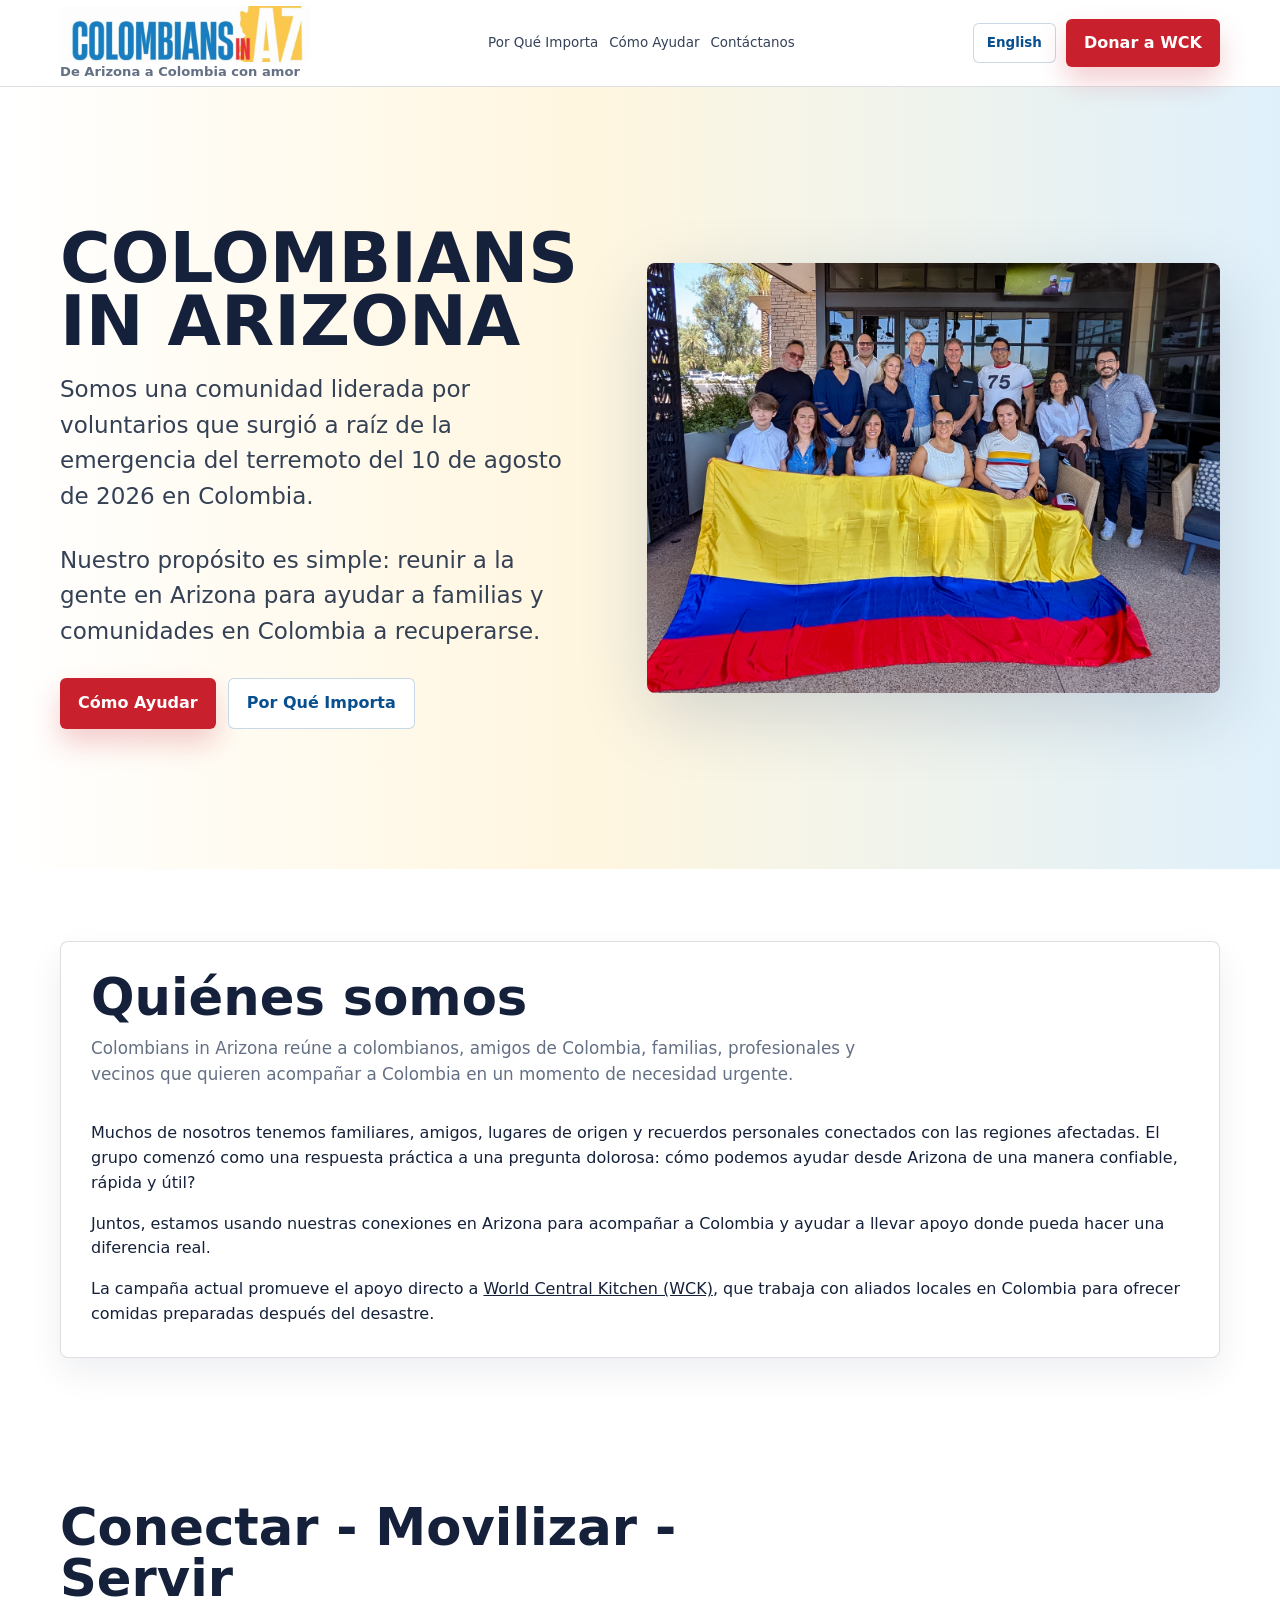
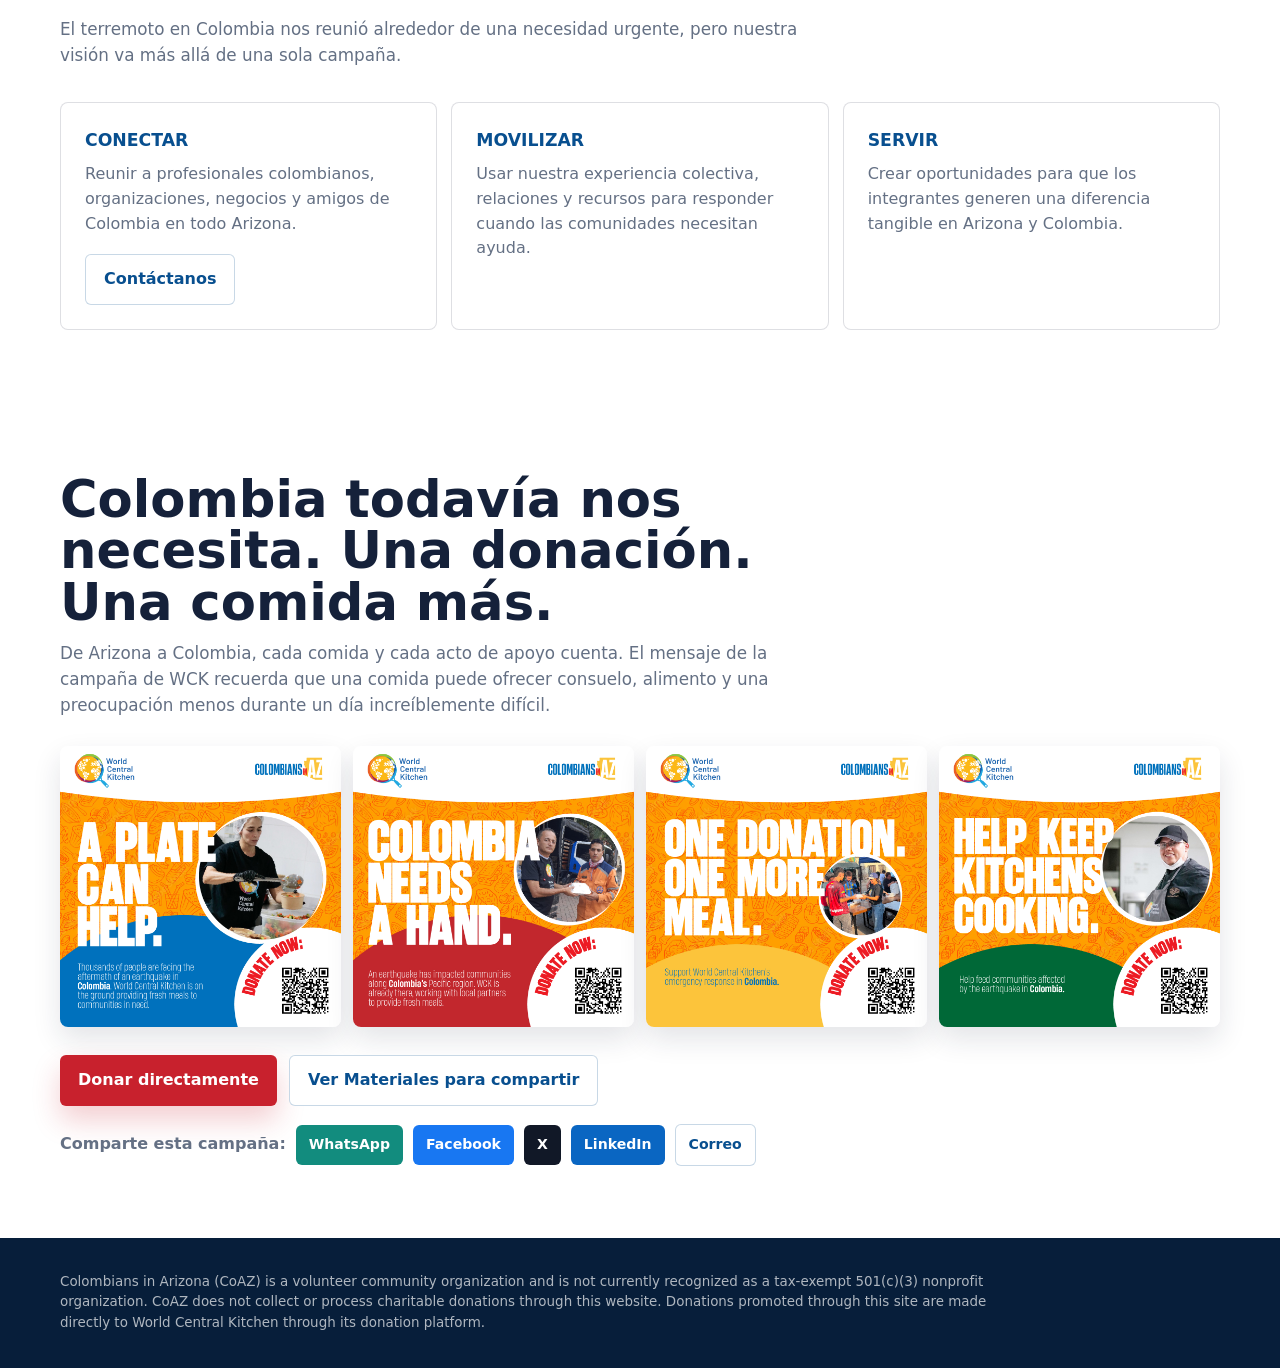
<file: index.html>
<!doctype html>
<html lang="es">
  <head>
    <meta charset="utf-8" />
    <meta name="viewport" content="width=device-width, initial-scale=1" />
    <title>Bienvenidos | Colombians in Arizona</title>
    <meta name="description" content="Colombians in Arizona es una comunidad liderada por voluntarios formada para apoyar a Colombia después del terremoto del 10 de agosto." />
    <link rel="stylesheet" href="assets/site.css" />
  </head>
  <body>
    <header class="site-header">
      <div class="wrap header-inner">
        <a class="brand" href="index.html" aria-label="Inicio de Colombians in Arizona">
          <img class="brand-logo-image" src="CoAZ.png" alt="Colombians in AZ" />
          <span class="brand-tagline">De Arizona a Colombia con amor</span>
        </a>
        <nav class="nav" aria-label="Principal">
          <a href="why-it-matters.html">Por Qué Importa</a>
          <a href="how-we-can-help.html">Cómo Ayudar</a>
          <a href="contacts.html">Contáctanos</a>
        </nav>
        <div class="header-actions">
          <a class="language-toggle" href="https://colombiansinarizona.com/">English</a>
          <a class="button" href="https://donate.wck.org/campaign/833518/donate">Donar a WCK</a>
        </div>
      </div>
    </header>

    <main>
      <section class="hero-home">
        <div class="wrap hero-home-grid">
          <div class="content">
            <h1>Colombians in Arizona</h1>
            <p class="subhead">
              Somos una comunidad liderada por voluntarios que surgió a raíz de la emergencia
              del terremoto del 10 de agosto de 2026 en Colombia.
            </p>
            <p class="subhead">
              Nuestro propósito es simple: reunir a la gente en Arizona para ayudar a familias
              y comunidades en Colombia a recuperarse.
            </p>
            <div class="hero-actions">
              <a class="button" href="how-we-can-help.html">Cómo Ayudar</a>
              <a class="button secondary" href="why-it-matters.html">Por Qué Importa</a>
            </div>
          </div>
          <figure class="hero-photo">
            <img src="assets/group-photo.jpeg" alt="Integrantes de Colombians in Arizona reunidos con una bandera de Colombia" />
          </figure>
        </div>
      </section>

      <section>
        <div class="wrap">
          <div class="text-panel">
            <div class="section-head">
              <h2>Quiénes somos</h2>
              <p>
                Colombians in Arizona reúne a colombianos, amigos de Colombia, familias,
                profesionales y vecinos que quieren acompañar a Colombia en un momento de
                necesidad urgente.
              </p>
            </div>
            <p>
              Muchos de nosotros tenemos familiares, amigos, lugares de origen y recuerdos
              personales conectados con las regiones afectadas. El grupo comenzó como una
              respuesta práctica a una pregunta dolorosa: cómo podemos ayudar desde Arizona de
              una manera confiable, rápida y útil?
            </p>
            <p>
              Juntos, estamos usando nuestras conexiones en Arizona para acompañar a Colombia y
              ayudar a llevar apoyo donde pueda hacer una diferencia real.
            </p>
            <p>
              La campaña actual promueve el apoyo directo a
              <a href="https://donate.wck.org/campaign/833518/donate">World Central Kitchen (WCK)</a>,
              que trabaja con aliados locales en Colombia para ofrecer comidas preparadas después
              del desastre.
            </p>
          </div>
        </div>
      </section>

      <section>
        <div class="wrap">
          <div class="section-head">
            <h2>Conectar - Movilizar - Servir</h2>
            <p>
              El terremoto en Colombia nos reunió alrededor de una necesidad urgente, pero nuestra
              visión va más allá de una sola campaña.
            </p>
          </div>
          <div class="mission-grid">
            <article class="mission-card">
              <h3>Conectar</h3>
              <p>Reunir a profesionales colombianos, organizaciones, negocios y amigos de Colombia en todo Arizona.</p>
              <a class="button secondary" href="contacts.html">Contáctanos</a>
            </article>
            <article class="mission-card">
              <h3>Movilizar</h3>
              <p>Usar nuestra experiencia colectiva, relaciones y recursos para responder cuando las comunidades necesitan ayuda.</p>
            </article>
            <article class="mission-card">
              <h3>Servir</h3>
              <p>Crear oportunidades para que los integrantes generen una diferencia tangible en Arizona y Colombia.</p>
            </article>
          </div>
        </div>
      </section>

      <section>
        <div class="wrap campaign-block">
          <div class="section-head">
            <h2>Colombia todavía nos necesita. Una donación. Una comida más.</h2>
            <p>
              De Arizona a Colombia, cada comida y cada acto de apoyo cuenta. El mensaje de la
              campaña de WCK recuerda que una comida puede ofrecer consuelo, alimento y una
              preocupación menos durante un día increíblemente difícil.
            </p>
          </div>
          <div class="asset-strip">
            <img src="1x1_QR_1.jpg" alt="Gráfico de campaña un plato puede ayudar" />
            <img src="1x1_QR_2.jpg" alt="Gráfico de campaña Colombia necesita una mano" />
            <img src="1x1_QR_3.jpg" alt="Gráfico de campaña una donación una comida más" />
            <img src="1x1_QR_4.jpg" alt="Gráfico de campaña ayuda a mantener las cocinas funcionando" />
          </div>
          <div class="campaign-actions">
            <div class="button-row">
              <a class="button" href="https://donate.wck.org/campaign/833518/donate">Donar directamente</a>
              <a class="button secondary" href="assets.html">Ver Materiales para compartir</a>
            </div>
            <div class="social-share" aria-label="Compartir esta campaña">
              <span>Comparte esta campaña:</span>
              <a class="social-button whatsapp" href="https://wa.me/?text=Apoya%20la%20ayuda%20tras%20el%20terremoto%20en%20Colombia%20por%20medio%20de%20World%20Central%20Kitchen:%20https%3A%2F%2Fdonate.wck.org%2Fcampaign%2F833518%2Fdonate" target="_blank" rel="noopener">WhatsApp</a>
              <a class="social-button facebook" href="https://www.facebook.com/sharer/sharer.php?u=https%3A%2F%2Fdonate.wck.org%2Fcampaign%2F833518%2Fdonate" target="_blank" rel="noopener">Facebook</a>
              <a class="social-button x" href="https://twitter.com/intent/tweet?text=Apoya%20la%20ayuda%20tras%20el%20terremoto%20en%20Colombia%20por%20medio%20de%20World%20Central%20Kitchen&amp;url=https%3A%2F%2Fdonate.wck.org%2Fcampaign%2F833518%2Fdonate" target="_blank" rel="noopener">X</a>
              <a class="social-button linkedin" href="https://www.linkedin.com/sharing/share-offsite/?url=https%3A%2F%2Fdonate.wck.org%2Fcampaign%2F833518%2Fdonate" target="_blank" rel="noopener">LinkedIn</a>
              <a class="social-button email" href="mailto:?subject=Apoya%20la%20ayuda%20tras%20el%20terremoto%20en%20Colombia&amp;body=Por%20favor%20considera%20apoyar%20la%20ayuda%20tras%20el%20terremoto%20en%20Colombia%20por%20medio%20de%20World%20Central%20Kitchen:%20https%3A%2F%2Fdonate.wck.org%2Fcampaign%2F833518%2Fdonate">Correo</a>
            </div>
          </div>
        </div>
      </section>
    </main>

    <footer class="site-footer">
      <div class="wrap footer-inner">
        <p class="footer-disclosure">Colombians in Arizona (CoAZ) is a volunteer community organization and is not currently recognized as a tax-exempt 501(c)(3) nonprofit organization. CoAZ does not collect or process charitable donations through this website. Donations promoted through this site are made directly to World Central Kitchen through its donation platform.</p>
      </div>
    </footer>
  </body>
</html>
</file>
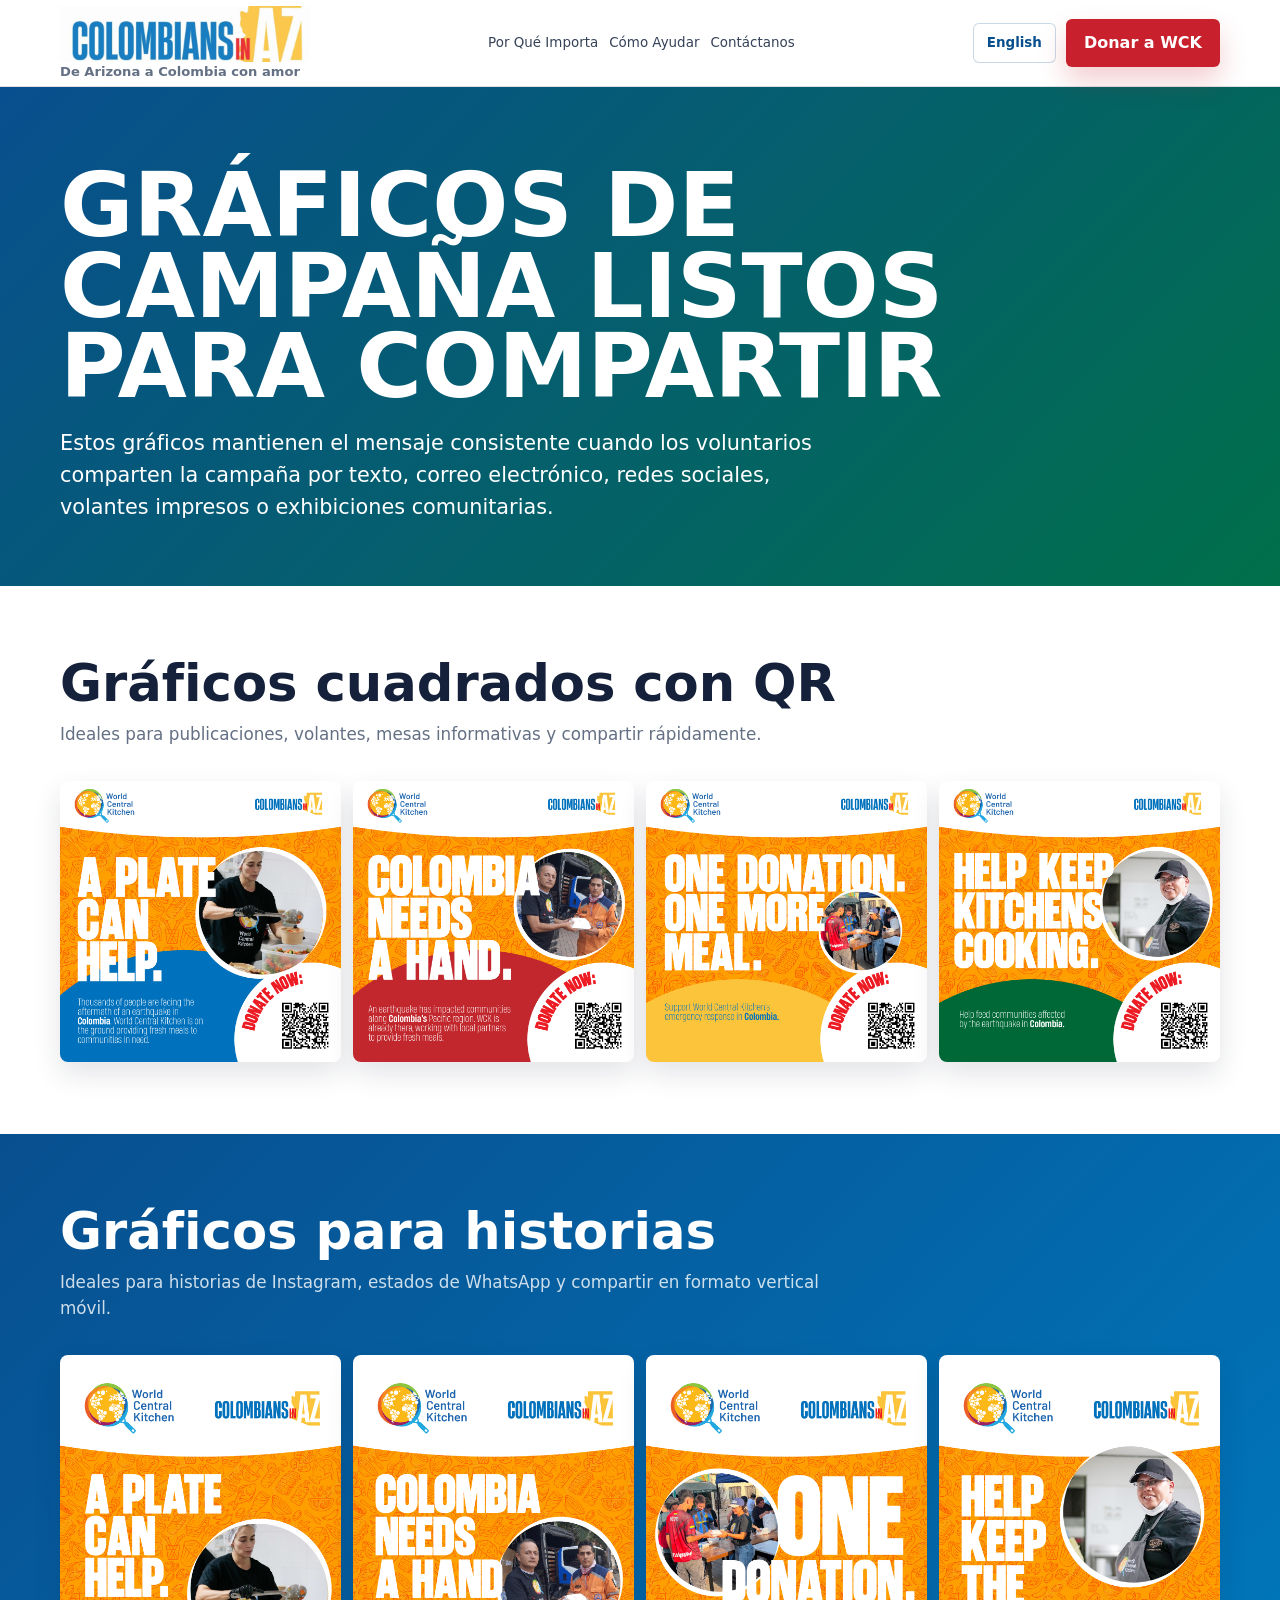
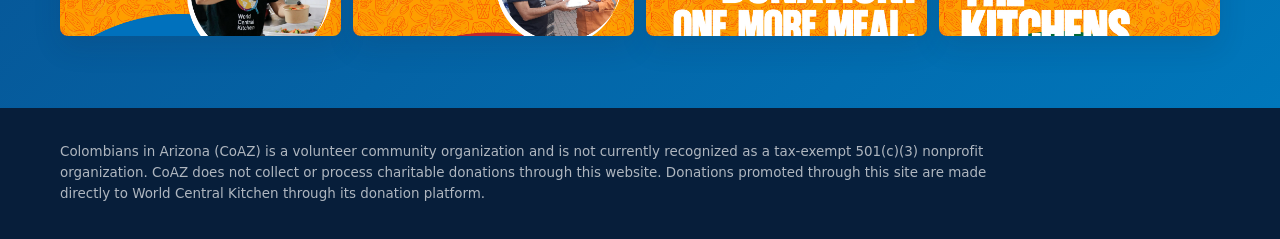
<file: assets.html>
<!doctype html>
<html lang="es">
  <head>
    <meta charset="utf-8" />
    <meta name="viewport" content="width=device-width, initial-scale=1" />
    <title>Materiales para compartir | Colombians in Arizona</title>
    <meta name="description" content="Materiales sociales y QR para la campaña de Colombians in Arizona." />
    <link rel="stylesheet" href="assets/site.css" />
  </head>
  <body>
    <header class="site-header">
      <div class="wrap header-inner">
        <a class="brand" href="index.html" aria-label="Inicio de Colombians in Arizona">
          <img class="brand-logo-image" src="CoAZ.png" alt="Colombians in AZ" />
          <span class="brand-tagline">De Arizona a Colombia con amor</span>
        </a>
        <nav class="nav" aria-label="Principal">
          <a href="why-it-matters.html">Por Qué Importa</a>
          <a href="how-we-can-help.html">Cómo Ayudar</a>
          <a href="contacts.html">Contáctanos</a>
        </nav>
        <div class="header-actions">
          <a class="language-toggle" href="https://colombiansinarizona.com/assets.html">English</a>
          <a class="button" href="https://donate.wck.org/campaign/833518/donate">Donar a WCK</a>
        </div>
      </div>
    </header>

    <main>
      <section class="page-hero">
        <div class="wrap">
          <h1>Gráficos de campaña listos para compartir</h1>
          <p>
            Estos gráficos mantienen el mensaje consistente cuando los voluntarios comparten la
            campaña por texto, correo electrónico, redes sociales, volantes impresos o exhibiciones comunitarias.
          </p>
        </div>
      </section>

      <section>
        <div class="wrap">
          <div class="section-head">
            <h2>Gráficos cuadrados con QR</h2>
            <p>Ideales para publicaciones, volantes, mesas informativas y compartir rápidamente.</p>
          </div>
          <div class="asset-strip">
            <a href="1x1_QR_1.jpg"><img src="1x1_QR_1.jpg" alt="Gráfico cuadrado QR un plato puede ayudar" /></a>
            <a href="1x1_QR_2.jpg"><img src="1x1_QR_2.jpg" alt="Gráfico cuadrado QR Colombia necesita una mano" /></a>
            <a href="1x1_QR_3.jpg"><img src="1x1_QR_3.jpg" alt="Gráfico cuadrado QR una donación una comida más" /></a>
            <a href="1x1_QR_4.jpg"><img src="1x1_QR_4.jpg" alt="Gráfico cuadrado QR ayuda a mantener las cocinas funcionando" /></a>
          </div>
        </div>
      </section>

      <section class="blue-band">
        <div class="wrap">
          <div class="section-head">
            <h2>Gráficos para historias</h2>
            <p>Ideales para historias de Instagram, estados de WhatsApp y compartir en formato vertical móvil.</p>
          </div>
          <div class="asset-strip">
            <a href="IG_Story_1.jpg"><img src="IG_Story_1.jpg" alt="Gráfico para historia un plato puede ayudar" /></a>
            <a href="IG_Story_2.jpg"><img src="IG_Story_2.jpg" alt="Gráfico para historia Colombia necesita una mano" /></a>
            <a href="IG_Story_3.jpg"><img src="IG_Story_3.jpg" alt="Gráfico para historia una donación una comida más" /></a>
            <a href="IG_Story_4.jpg"><img src="IG_Story_4.jpg" alt="Gráfico para historia ayuda a mantener las cocinas funcionando" /></a>
          </div>
        </div>
      </section>
    </main>

    <footer class="site-footer">
      <div class="wrap footer-inner">
        <p class="footer-disclosure">Colombians in Arizona (CoAZ) is a volunteer community organization and is not currently recognized as a tax-exempt 501(c)(3) nonprofit organization. CoAZ does not collect or process charitable donations through this website. Donations promoted through this site are made directly to World Central Kitchen through its donation platform.</p>
      </div>
    </footer>
  </body>
</html>
</file>
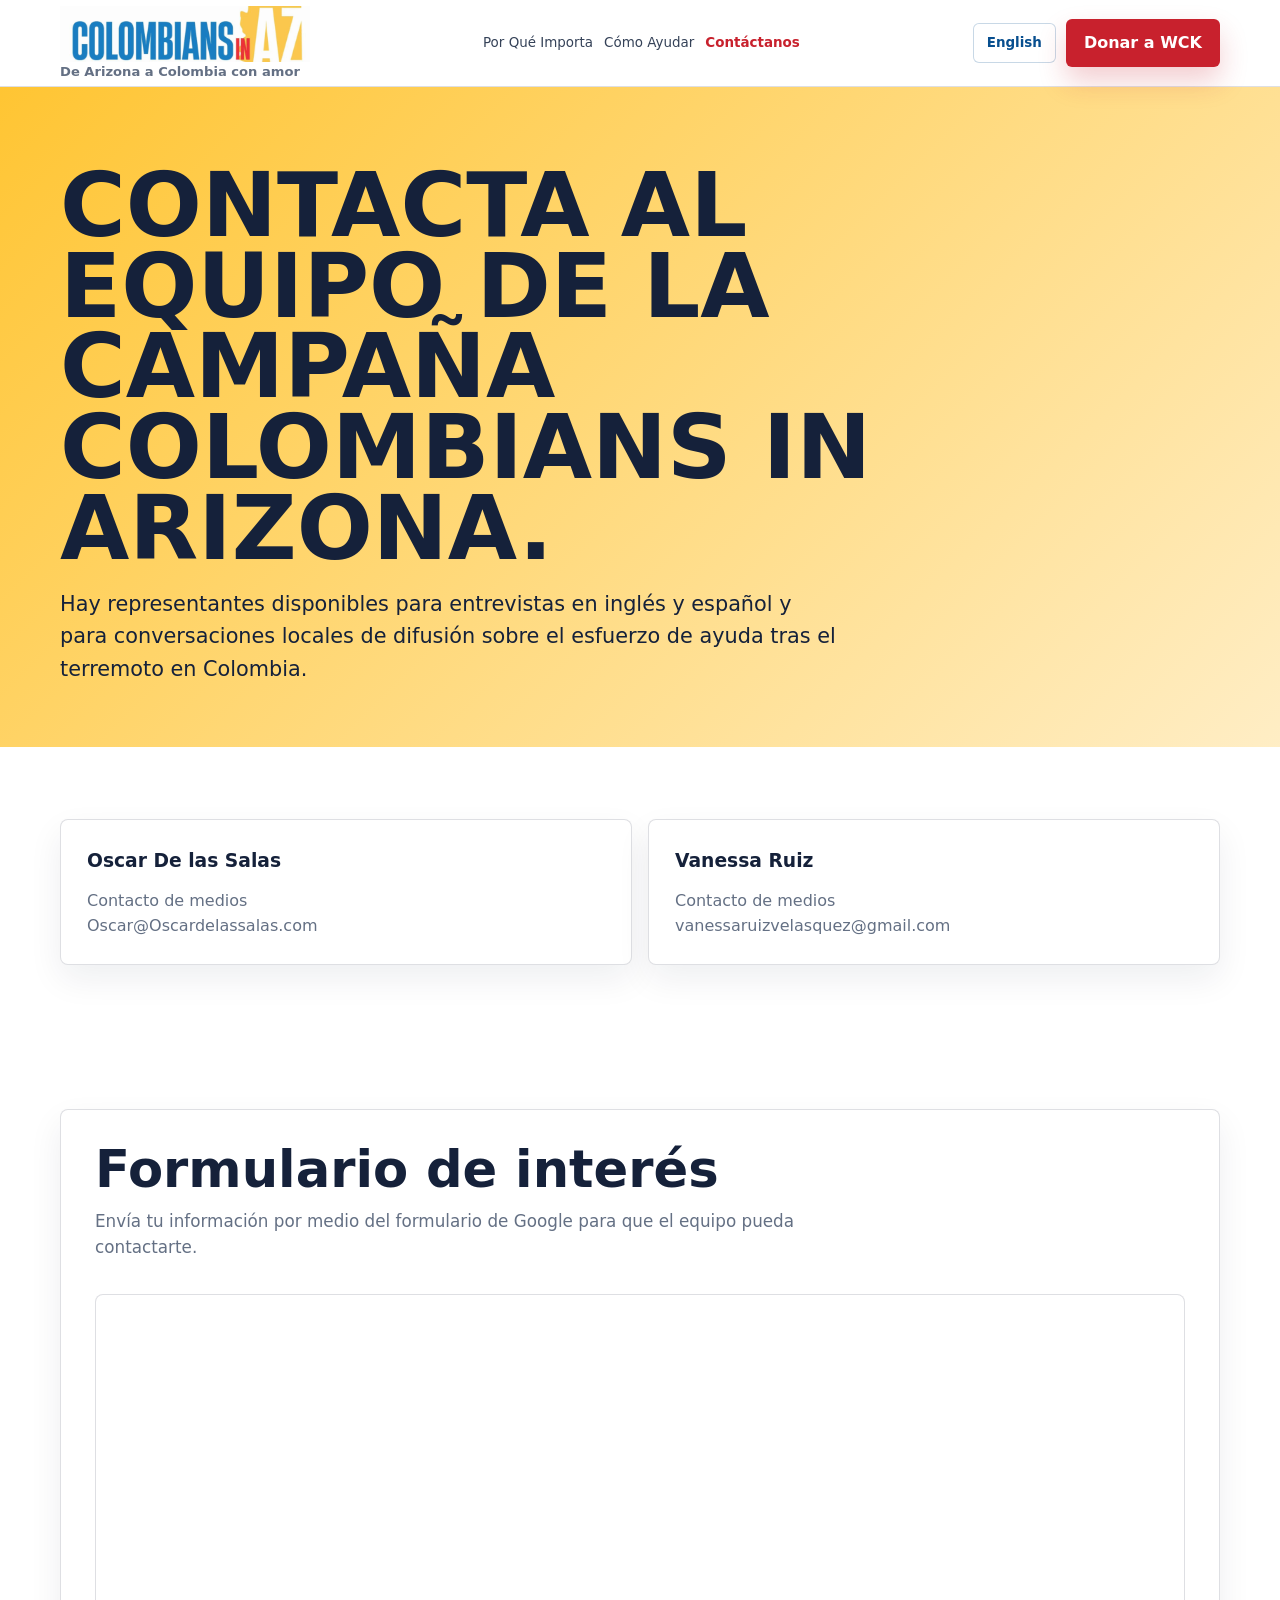
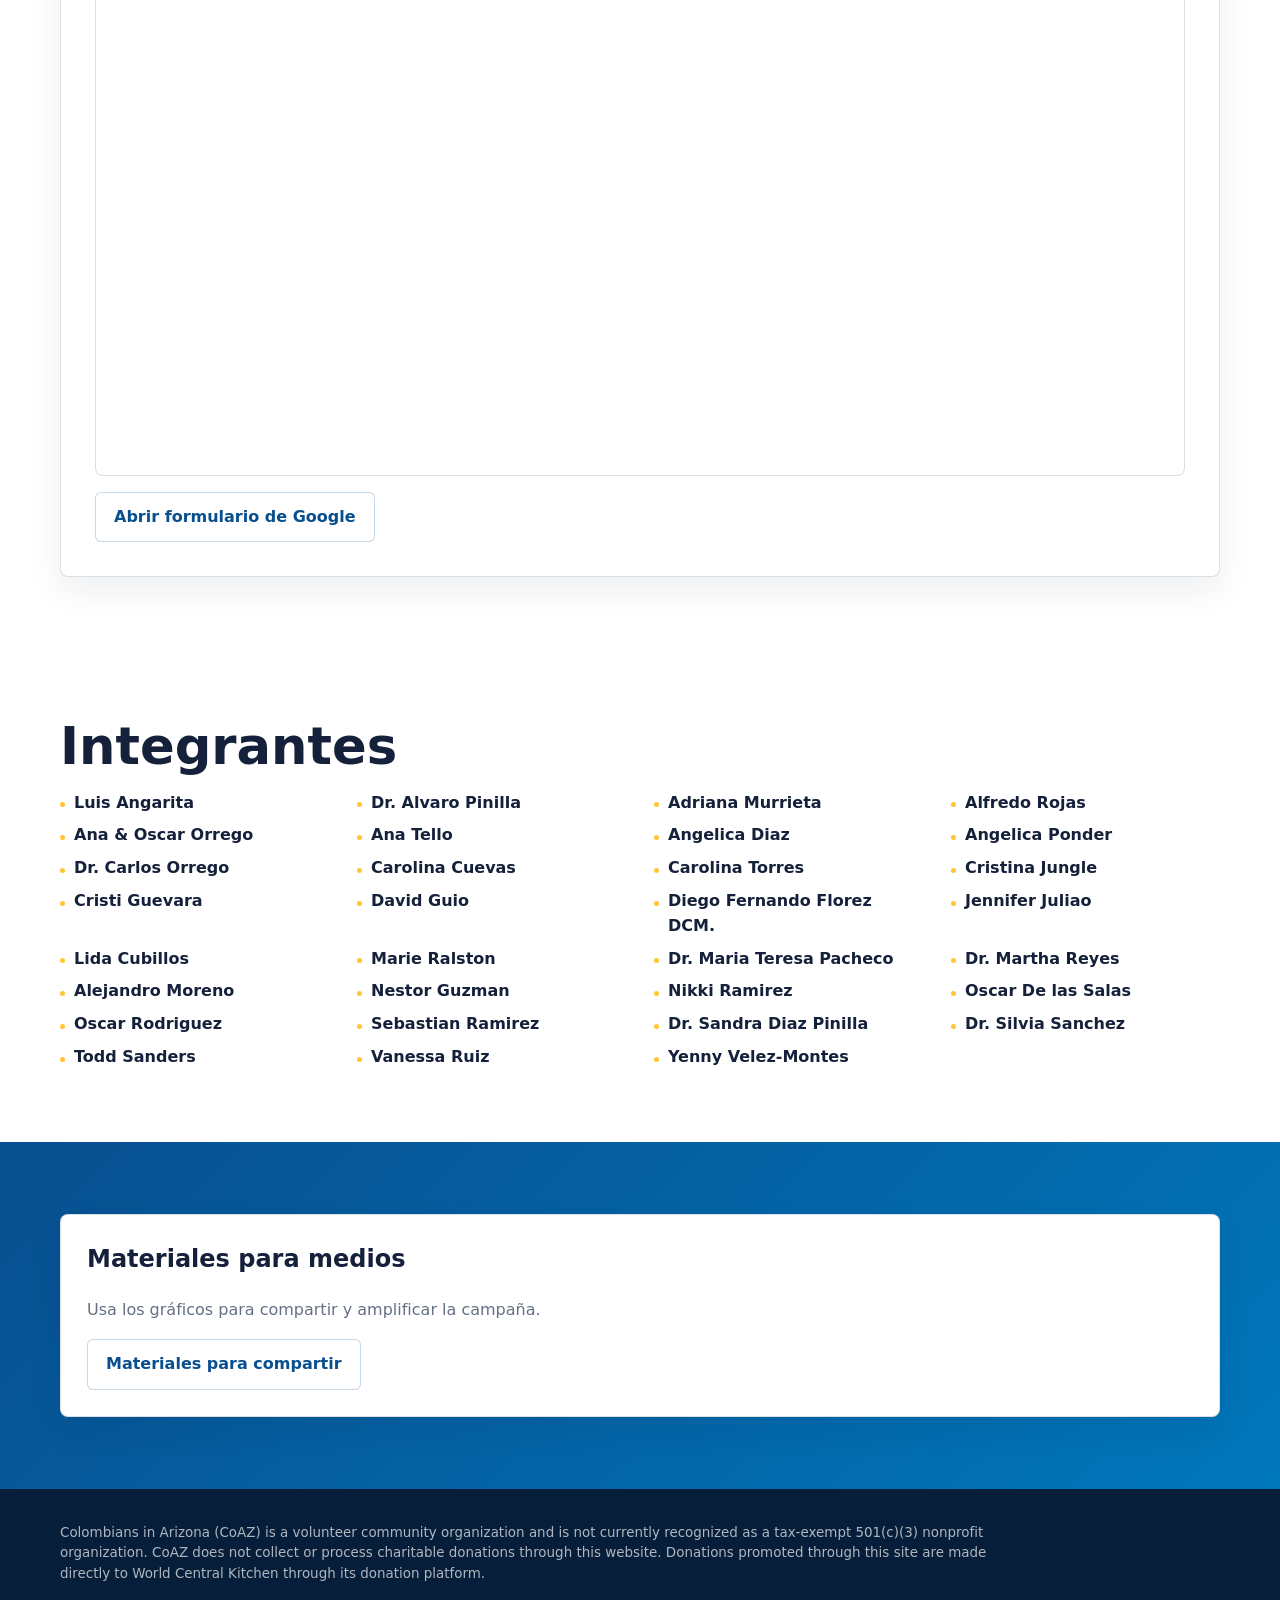
<file: contacts.html>
<!doctype html>
<html lang="es">
  <head>
    <meta charset="utf-8" />
    <meta name="viewport" content="width=device-width, initial-scale=1" />
    <title>Contactos | Colombians in Arizona</title>
    <meta name="description" content="Información de contacto y medios para Colombians in Arizona." />
    <link rel="stylesheet" href="assets/site.css" />
  </head>
  <body>
    <header class="site-header">
      <div class="wrap header-inner">
        <a class="brand" href="index.html" aria-label="Inicio de Colombians in Arizona">
          <img class="brand-logo-image" src="CoAZ.png" alt="Colombians in AZ" />
          <span class="brand-tagline">De Arizona a Colombia con amor</span>
        </a>
        <nav class="nav" aria-label="Principal">
          <a href="why-it-matters.html">Por Qué Importa</a>
          <a href="how-we-can-help.html">Cómo Ayudar</a>
          <a href="contacts.html" aria-current="page">Contáctanos</a>
        </nav>
        <div class="header-actions">
          <a class="language-toggle" href="https://colombiansinarizona.com/contacts.html">English</a>
          <a class="button" href="https://donate.wck.org/campaign/833518/donate">Donar a WCK</a>
        </div>
      </div>
    </header>

    <main>
      <section class="page-hero yellow">
        <div class="wrap">
          <h1>Contacta al equipo de la campaña Colombians in Arizona.</h1>
          <p>
            Hay representantes disponibles para entrevistas en inglés y español y para conversaciones
            locales de difusión sobre el esfuerzo de ayuda tras el terremoto en Colombia.
          </p>
        </div>
      </section>

      <section>
        <div class="wrap contact-grid">
          <article class="contact-panel">
            <h3>Oscar De las Salas</h3>
            <span>Contacto de medios</span>
            <a href="mailto:Oscar@Oscardelassalas.com">Oscar@Oscardelassalas.com</a>
          </article>
          <article class="contact-panel">
            <h3>Vanessa Ruiz</h3>
            <span>Contacto de medios</span>
            <a href="mailto:vanessaruizvelasquez@gmail.com">vanessaruizvelasquez@gmail.com</a>
          </article>
        </div>
      </section>

      <section>
        <div class="wrap interest-form-panel">
          <div class="section-head">
            <h2>Formulario de interés</h2>
            <p>Envía tu información por medio del formulario de Google para que el equipo pueda contactarte.</p>
          </div>
          <div class="google-form-frame">
            <iframe src="https://docs.google.com/forms/d/e/1FAIpQLSc3rk0wRktbeKMnp6kl0WIJYNgYyTA_iV7sYBbRcWKlKU_U3g/viewform?embedded=true" title="Formulario de interés de Colombians in Arizona"></iframe>
          </div>
          <div class="button-row form-fallback">
            <a class="button secondary" href="https://docs.google.com/forms/d/e/1FAIpQLSc3rk0wRktbeKMnp6kl0WIJYNgYyTA_iV7sYBbRcWKlKU_U3g/viewform?usp=publish-editor" target="_blank" rel="noopener">Abrir formulario de Google</a>
          </div>
        </div>
      </section>

      <section>
        <div class="wrap member-list">
          <div class="section-head">
            <h2>Integrantes</h2>
          </div>
          <div class="members-grid">
            <div class="member">Luis Angarita</div>
            <div class="member">Dr. Alvaro Pinilla</div>
            <div class="member">Adriana Murrieta</div>
            <div class="member">Alfredo Rojas</div>
            <div class="member">Ana &amp; Oscar Orrego</div>
            <div class="member">Ana Tello</div>
            <div class="member">Angelica Diaz</div>
            <div class="member">Angelica Ponder</div>
            <div class="member">Dr. Carlos Orrego</div>
            <div class="member">Carolina Cuevas</div>
            <div class="member">Carolina Torres</div>
            <div class="member">Cristina Jungle</div>
            <div class="member">Cristi Guevara</div>
            <div class="member">David Guio</div>
            <div class="member">Diego Fernando Florez DCM.</div>
            <div class="member">Jennifer Juliao</div>
            <div class="member">Lida Cubillos</div>
            <div class="member">Marie Ralston</div>
            <div class="member">Dr. Maria Teresa Pacheco</div>
            <div class="member">Dr. Martha Reyes</div>
            <div class="member">Alejandro Moreno</div>
            <div class="member">Nestor Guzman</div>
            <div class="member">Nikki Ramirez</div>
            <div class="member">Oscar De las Salas</div>
            <div class="member">Oscar Rodriguez</div>
            <div class="member">Sebastian Ramirez</div>
            <div class="member">Dr. Sandra Diaz Pinilla</div>
            <div class="member">Dr. Silvia Sanchez</div>
            <div class="member">Todd Sanders</div>
            <div class="member">Vanessa Ruiz</div>
            <div class="member">Yenny Velez-Montes</div>
          </div>
        </div>
      </section>

      <section class="blue-band">
        <div class="wrap">
          <div class="download-panel">
            <h2>Materiales para medios</h2>
            <p>
              Usa los gráficos para compartir y amplificar la campaña.
            </p>
            <div class="button-row">
              <a class="button secondary" href="how-we-can-help.html">Materiales para compartir</a>
            </div>
          </div>
        </div>
      </section>
    </main>

    <footer class="site-footer">
      <div class="wrap footer-inner">
        <p class="footer-disclosure">Colombians in Arizona (CoAZ) is a volunteer community organization and is not currently recognized as a tax-exempt 501(c)(3) nonprofit organization. CoAZ does not collect or process charitable donations through this website. Donations promoted through this site are made directly to World Central Kitchen through its donation platform.</p>
      </div>
    </footer>
  </body>
</html>
</file>
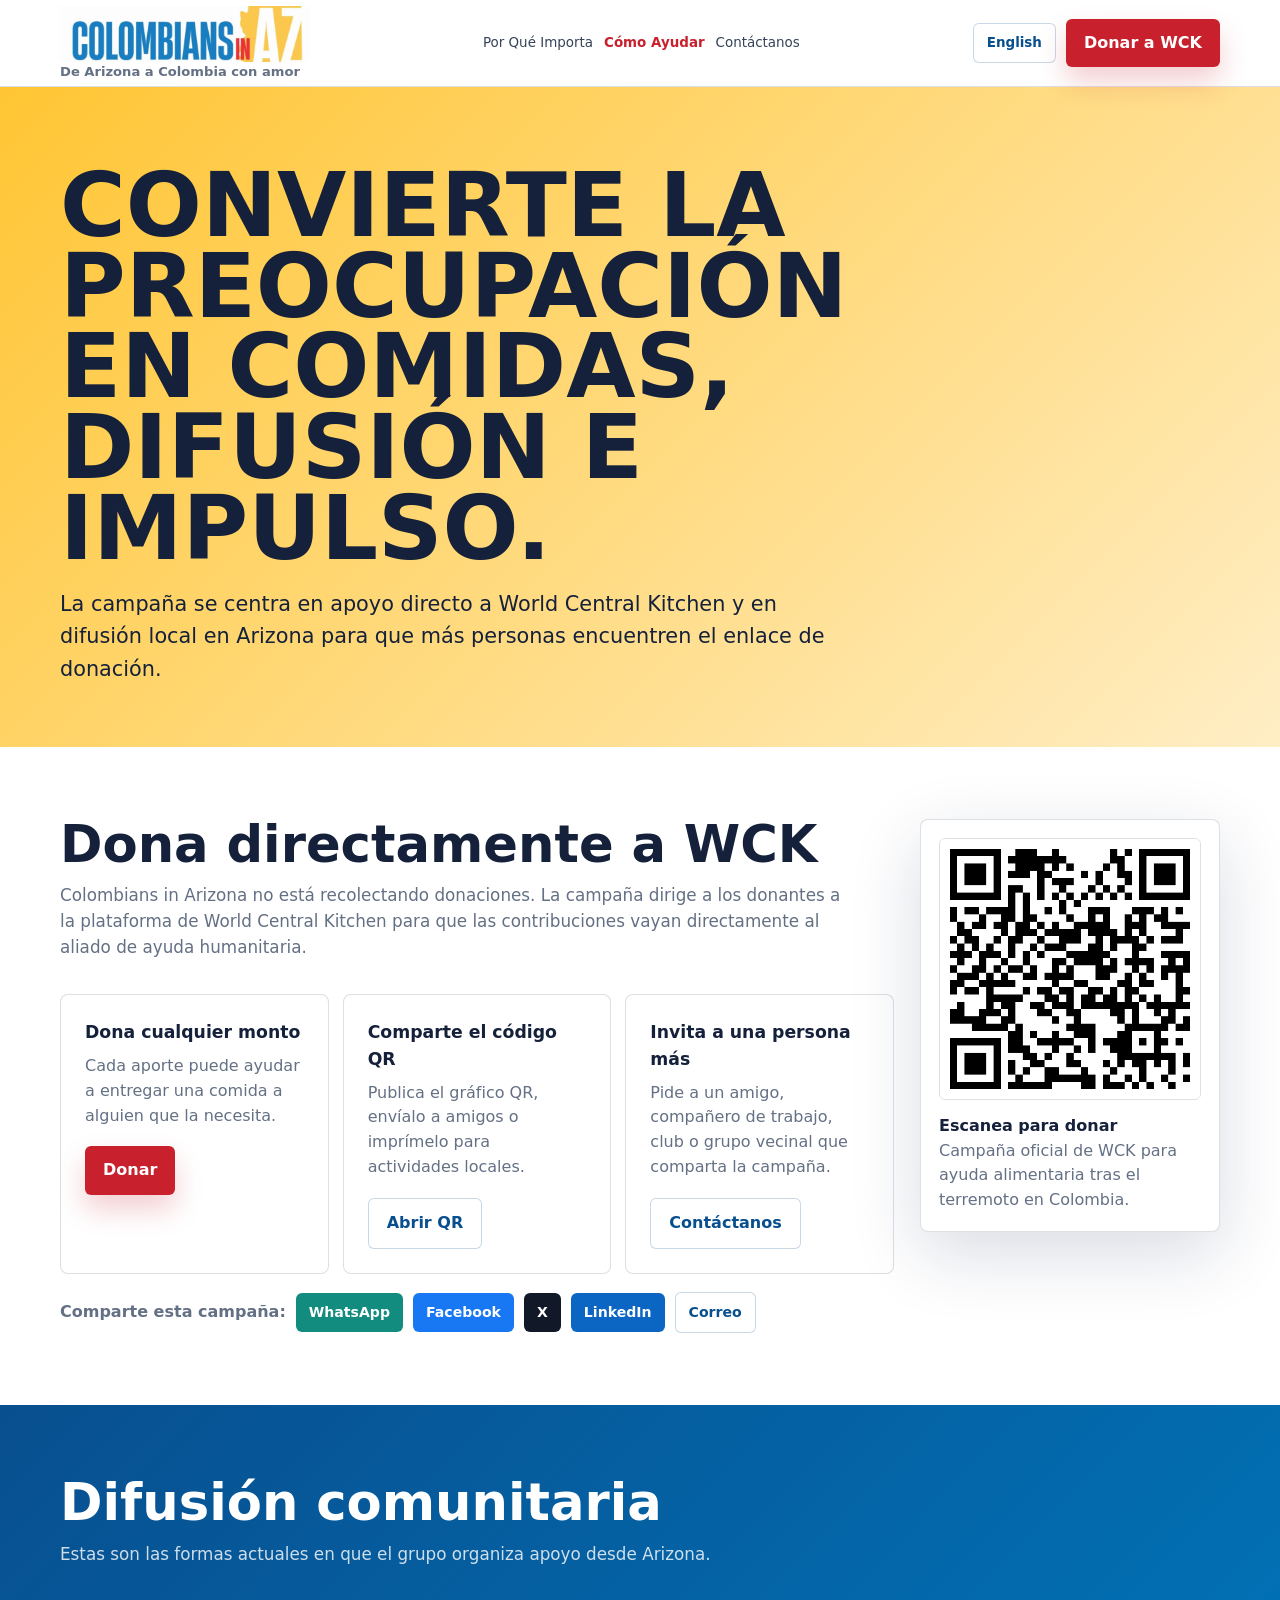
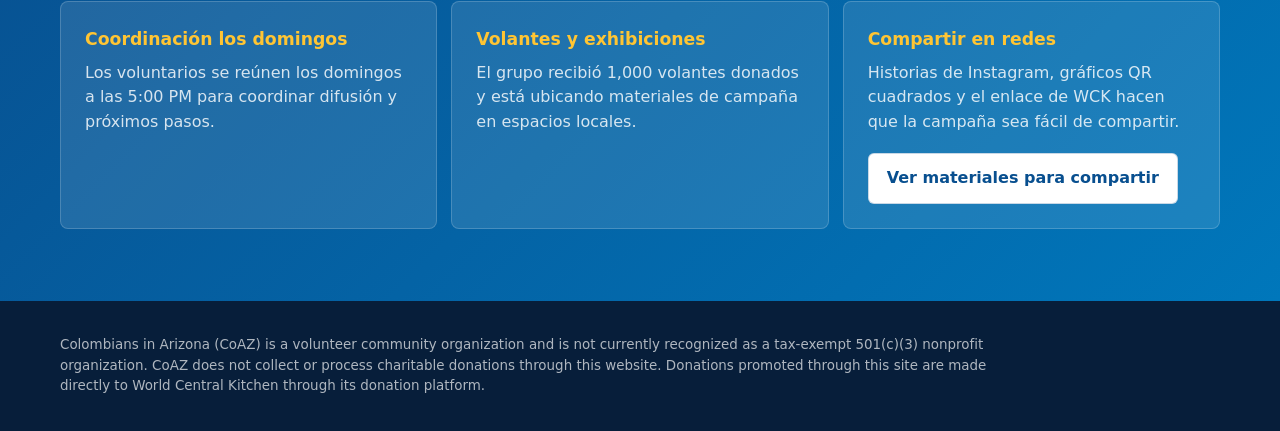
<file: how-we-can-help.html>
<!doctype html>
<html lang="es">
  <head>
    <meta charset="utf-8" />
    <meta name="viewport" content="width=device-width, initial-scale=1" />
    <title>Cómo Ayudar | Colombians in Arizona</title>
    <meta name="description" content="Formas de apoyar la campaña de Colombians in Arizona para la recuperación de Colombia." />
    <link rel="stylesheet" href="assets/site.css" />
  </head>
  <body>
    <header class="site-header">
      <div class="wrap header-inner">
        <a class="brand" href="index.html" aria-label="Inicio de Colombians in Arizona">
          <img class="brand-logo-image" src="CoAZ.png" alt="Colombians in AZ" />
          <span class="brand-tagline">De Arizona a Colombia con amor</span>
        </a>
        <nav class="nav" aria-label="Principal">
          <a href="why-it-matters.html">Por Qué Importa</a>
          <a href="how-we-can-help.html" aria-current="page">Cómo Ayudar</a>
          <a href="contacts.html">Contáctanos</a>
        </nav>
        <div class="header-actions">
          <a class="language-toggle" href="https://colombiansinarizona.com/how-we-can-help.html">English</a>
          <a class="button" href="https://donate.wck.org/campaign/833518/donate">Donar a WCK</a>
        </div>
      </div>
    </header>

    <main>
      <section class="page-hero yellow">
        <div class="wrap">
          <h1>Convierte la preocupación en comidas, difusión e impulso.</h1>
          <p>
            La campaña se centra en apoyo directo a World Central Kitchen y en difusión local en
            Arizona para que más personas encuentren el enlace de donación.
          </p>
        </div>
      </section>

      <section>
        <div class="wrap donate-layout">
          <div>
            <div class="section-head">
              <h2>Dona directamente a WCK</h2>
              <p>
                Colombians in Arizona no está recolectando donaciones. La campaña dirige a los
                donantes a la plataforma de World Central Kitchen para que las contribuciones vayan
                directamente al aliado de ayuda humanitaria.
              </p>
            </div>
            <div class="steps-grid">
              <article class="step-card">
                <h3>Dona cualquier monto</h3>
                <p>Cada aporte puede ayudar a entregar una comida a alguien que la necesita.</p>
                <a class="button" href="https://donate.wck.org/campaign/833518/donate">Donar</a>
              </article>
              <article class="step-card">
                <h3>Comparte el código QR</h3>
                <p>Publica el gráfico QR, envíalo a amigos o imprímelo para actividades locales.</p>
                <a class="button secondary" href="WCK%20Donate%20QR_Colombia%20Earthquake_Colombians%20in%20AZ.png">Abrir QR</a>
              </article>
              <article class="step-card">
                <h3>Invita a una persona más</h3>
                <p>Pide a un amigo, compañero de trabajo, club o grupo vecinal que comparta la campaña.</p>
                <a class="button secondary" href="contacts.html">Contáctanos</a>
              </article>
            </div>
            <div class="social-share" aria-label="Compartir esta campaña">
              <span>Comparte esta campaña:</span>
              <a class="social-button whatsapp" href="https://wa.me/?text=Apoya%20la%20ayuda%20tras%20el%20terremoto%20en%20Colombia%20por%20medio%20de%20World%20Central%20Kitchen:%20https%3A%2F%2Fdonate.wck.org%2Fcampaign%2F833518%2Fdonate" target="_blank" rel="noopener">WhatsApp</a>
              <a class="social-button facebook" href="https://www.facebook.com/sharer/sharer.php?u=https%3A%2F%2Fdonate.wck.org%2Fcampaign%2F833518%2Fdonate" target="_blank" rel="noopener">Facebook</a>
              <a class="social-button x" href="https://twitter.com/intent/tweet?text=Apoya%20la%20ayuda%20tras%20el%20terremoto%20en%20Colombia%20por%20medio%20de%20World%20Central%20Kitchen&amp;url=https%3A%2F%2Fdonate.wck.org%2Fcampaign%2F833518%2Fdonate" target="_blank" rel="noopener">X</a>
              <a class="social-button linkedin" href="https://www.linkedin.com/sharing/share-offsite/?url=https%3A%2F%2Fdonate.wck.org%2Fcampaign%2F833518%2Fdonate" target="_blank" rel="noopener">LinkedIn</a>
              <a class="social-button email" href="mailto:?subject=Apoya%20la%20ayuda%20tras%20el%20terremoto%20en%20Colombia&amp;body=Por%20favor%20considera%20apoyar%20la%20ayuda%20tras%20el%20terremoto%20en%20Colombia%20por%20medio%20de%20World%20Central%20Kitchen:%20https%3A%2F%2Fdonate.wck.org%2Fcampaign%2F833518%2Fdonate">Correo</a>
            </div>
          </div>
          <aside class="qr-panel">
            <img src="WCK%20Donate%20QR_Colombia%20Earthquake_Colombians%20in%20AZ.png" alt="Código QR de la campaña de WCK" />
            <strong>Escanea para donar</strong>
            <p>Campaña oficial de WCK para ayuda alimentaria tras el terremoto en Colombia.</p>
          </aside>
        </div>
      </section>

      <section class="blue-band">
        <div class="wrap">
          <div class="section-head">
            <h2>Difusión comunitaria</h2>
            <p>Estas son las formas actuales en que el grupo organiza apoyo desde Arizona.</p>
          </div>
          <div class="steps-grid">
            <article class="step-card">
              <h3>Coordinación los domingos</h3>
              <p>Los voluntarios se reúnen los domingos a las 5:00 PM para coordinar difusión y próximos pasos.</p>
            </article>
            <article class="step-card">
              <h3>Volantes y exhibiciones</h3>
              <p>El grupo recibió 1,000 volantes donados y está ubicando materiales de campaña en espacios locales.</p>
            </article>
            <article class="step-card">
              <h3>Compartir en redes</h3>
              <p>Historias de Instagram, gráficos QR cuadrados y el enlace de WCK hacen que la campaña sea fácil de compartir.</p>
              <a class="button secondary" href="assets.html">Ver materiales para compartir</a>
            </article>
          </div>
        </div>
      </section>

    </main>

    <footer class="site-footer">
      <div class="wrap footer-inner">
        <p class="footer-disclosure">Colombians in Arizona (CoAZ) is a volunteer community organization and is not currently recognized as a tax-exempt 501(c)(3) nonprofit organization. CoAZ does not collect or process charitable donations through this website. Donations promoted through this site are made directly to World Central Kitchen through its donation platform.</p>
      </div>
    </footer>
  </body>
</html>
</file>
<file: assets/site.css>
:root {
  --blue: #0077bb;
  --deep-blue: #084f8f;
  --yellow: #ffc533;
  --gold: #f5a51b;
  --red: #c8212d;
  --green: #007342;
  --ink: #15213a;
  --muted: #647084;
  --paper: #ffffff;
  --white: #ffffff;
  --line: rgba(21, 33, 58, 0.14);
  --shadow: 0 22px 70px rgba(17, 39, 79, 0.16);
}

* {
  box-sizing: border-box;
}

html {
  scroll-behavior: smooth;
}

body {
  margin: 0;
  color: var(--ink);
  background: var(--white);
  font-family: Inter, ui-sans-serif, system-ui, -apple-system, BlinkMacSystemFont, "Segoe UI", sans-serif;
  line-height: 1.55;
}

img {
  max-width: 100%;
  display: block;
}

a {
  color: inherit;
}

.wrap {
  width: min(1160px, calc(100% - 40px));
  margin: 0 auto;
}

.site-header {
  position: sticky;
  top: 0;
  z-index: 20;
  background: rgba(255, 255, 255, 0.94);
  border-bottom: 1px solid var(--line);
  backdrop-filter: blur(18px);
}

.header-inner {
  min-height: 86px;
  display: flex;
  align-items: center;
  justify-content: space-between;
  gap: 20px;
}

.brand {
  min-width: 0;
  display: grid;
  gap: 3px;
  color: var(--ink);
  text-decoration: none;
}

.brand-logo-image {
  width: min(250px, 34vw);
  height: 56px;
  display: block;
  object-fit: cover;
  object-position: center;
}

.brand-tagline {
  color: var(--muted);
  font-size: 0.82rem;
  font-weight: 600;
  line-height: 1.1;
  white-space: nowrap;
}

.nav {
  display: flex;
  align-items: center;
  gap: 11px;
  color: #354258;
  font-size: 0.84rem;
}

.nav a {
  text-decoration: none;
}

.nav a[aria-current="page"] {
  color: var(--red);
  font-weight: 800;
}

.header-actions {
  display: flex;
  align-items: center;
  gap: 10px;
}

.language-toggle {
  min-height: 38px;
  display: inline-flex;
  align-items: center;
  justify-content: center;
  padding: 9px 13px;
  border: 1px solid rgba(8, 79, 143, 0.22);
  border-radius: 6px;
  color: var(--deep-blue);
  background: var(--white);
  font-size: 0.84rem;
  font-weight: 850;
  text-decoration: none;
  white-space: nowrap;
}

.button {
  min-height: 44px;
  display: inline-flex;
  align-items: center;
  justify-content: center;
  gap: 8px;
  padding: 12px 18px;
  border: 0;
  border-radius: 6px;
  color: var(--white);
  background: var(--red);
  font-weight: 850;
  text-decoration: none;
  box-shadow: 0 14px 28px rgba(200, 33, 45, 0.22);
}

.button.secondary {
  color: var(--deep-blue);
  background: var(--white);
  border: 1px solid rgba(8, 79, 143, 0.22);
  box-shadow: none;
}

.hero-home {
  min-height: calc(100svh - 118px);
  display: grid;
  align-items: center;
  padding: 76px 0;
  color: var(--ink);
  background: linear-gradient(90deg, #ffffff 0%, #fff6df 46%, #dff0fb 100%);
}

.hero-home .content {
  max-width: 820px;
  min-width: 0;
}

.hero-home-grid {
  display: grid;
  grid-template-columns: minmax(0, 0.82fr) minmax(420px, 0.9fr);
  gap: clamp(28px, 5vw, 64px);
  align-items: center;
}

.hero-photo {
  margin: 0;
  overflow: hidden;
  border-radius: 8px;
  box-shadow: var(--shadow);
}

.hero-photo img {
  width: 100%;
  min-height: 430px;
  object-fit: cover;
  object-position: center;
}

.eyebrow {
  width: fit-content;
  margin: 0 0 18px;
  padding: 7px 12px;
  border-radius: 999px;
  color: var(--ink);
  background: var(--yellow);
  font-size: 0.78rem;
  font-weight: 900;
  text-transform: uppercase;
}

h1,
h2,
h3,
p {
  margin-top: 0;
}

h1 {
  margin-bottom: 20px;
  font-size: clamp(3.2rem, 8vw, 7.6rem);
  line-height: 0.9;
  letter-spacing: 0;
  text-transform: uppercase;
}

.hero-home h1 {
  max-width: 640px;
  font-size: clamp(3rem, 5.4vw, 5.9rem);
  overflow-wrap: normal;
}

.home-scale-heading {
  font-size: clamp(2.2rem, 4.2vw, 4.35rem);
  line-height: 0.98;
}

.subhead {
  max-width: 760px;
  margin-bottom: 28px;
  color: #344054;
  font-size: clamp(1.12rem, 2.1vw, 1.44rem);
}

.hero-actions,
.button-row {
  display: flex;
  flex-wrap: wrap;
  gap: 12px;
}

.social-share {
  display: flex;
  flex-wrap: wrap;
  align-items: center;
  gap: 10px;
  margin-top: 18px;
}

.social-share span {
  color: var(--muted);
  font-weight: 800;
}

.social-share.compact {
  margin-top: 0;
}

.social-button {
  min-height: 38px;
  display: inline-flex;
  align-items: center;
  justify-content: center;
  padding: 9px 13px;
  border-radius: 6px;
  color: var(--white);
  font-size: 0.88rem;
  font-weight: 850;
  text-decoration: none;
}

.social-button.whatsapp {
  background: #128c7e;
}

.social-button.facebook {
  background: #1877f2;
}

.social-button.x {
  background: #111827;
}

.social-button.linkedin {
  background: #0a66c2;
}

.social-button.email {
  color: var(--deep-blue);
  background: var(--white);
  border: 1px solid rgba(8, 79, 143, 0.22);
}

.page-hero {
  padding: 78px 0 62px;
  color: var(--white);
  background:
    linear-gradient(135deg, rgba(8, 79, 143, 0.96), rgba(0, 115, 66, 0.9)),
    var(--deep-blue);
}

.page-hero.yellow {
  color: var(--ink);
  background:
    linear-gradient(135deg, rgba(255, 197, 51, 0.96), rgba(255, 249, 238, 0.78)),
    var(--yellow);
}

.page-hero h1 {
  max-width: 920px;
  font-size: clamp(2.8rem, 7vw, 6rem);
}

.page-hero p {
  max-width: 780px;
  margin-bottom: 0;
  font-size: clamp(1.06rem, 2vw, 1.3rem);
}

section {
  padding: 72px 0;
}

.section-head {
  max-width: 790px;
  margin-bottom: 34px;
}

.section-head h2 {
  margin-bottom: 12px;
  font-size: clamp(2rem, 4vw, 3.2rem);
  line-height: 1;
  letter-spacing: 0;
}

.section-head p {
  color: var(--muted);
  font-size: 1.05rem;
}

.highlight-date {
  color: var(--deep-blue);
  font-weight: 900;
}

.intro-grid {
  display: grid;
  grid-template-columns: minmax(0, 1fr) minmax(280px, 0.68fr);
  gap: 26px;
  align-items: start;
}

.text-panel,
.media-panel,
.contact-panel,
.member-list,
.download-panel {
  border: 1px solid var(--line);
  border-radius: 8px;
  background: var(--white);
  box-shadow: 0 14px 34px rgba(21, 33, 58, 0.07);
}

.text-panel {
  padding: 30px;
}

.text-panel p:last-child {
  margin-bottom: 0;
}

.media-panel {
  overflow: hidden;
}

.media-panel img {
  width: 100%;
  height: 100%;
  min-height: 320px;
  object-fit: cover;
}

.video-panel {
  overflow: hidden;
  border: 1px solid var(--line);
  border-radius: 8px;
  background: #071e3a;
  box-shadow: var(--shadow);
}

.video-panel video {
  width: 100%;
  display: block;
  background: #071e3a;
}

.video-panel .caption {
  color: rgba(255, 255, 255, 0.78);
  border-top-color: rgba(255, 255, 255, 0.16);
}

.video-feature {
  display: grid;
  justify-items: center;
}

.video-feature .section-head {
  max-width: 760px;
  margin-right: auto;
  margin-left: auto;
  text-align: center;
}

.video-feature .video-panel {
  width: min(100%, 880px);
}

.video-actions {
  justify-content: center;
  margin-top: 24px;
}

.reel-frame {
  overflow: hidden;
  border: 1px solid var(--line);
  border-radius: 8px;
  background: var(--white);
  box-shadow: var(--shadow);
}

.reel-frame iframe {
  width: 100%;
  min-height: 620px;
  display: block;
  border: 0;
  background: var(--white);
}

.reel-frame .caption {
  display: flex;
  justify-content: space-between;
  gap: 14px;
  align-items: center;
}

.reel-frame .caption a {
  color: var(--deep-blue);
  font-weight: 800;
  text-decoration: none;
}

.community-photo {
  overflow: hidden;
  border: 1px solid var(--line);
  border-radius: 8px;
  background: var(--white);
  box-shadow: var(--shadow);
}

.community-photo img {
  width: 100%;
  max-height: 660px;
  object-fit: cover;
}

.caption {
  margin: 0;
  padding: 14px 16px;
  color: var(--muted);
  font-size: 0.92rem;
  border-top: 1px solid var(--line);
}

.quick-grid,
.facts-grid,
.steps-grid,
.members-grid,
.mission-grid {
  display: grid;
  gap: 14px;
}

.quick-grid {
  grid-template-columns: repeat(3, minmax(0, 1fr));
}

.facts-grid {
  grid-template-columns: repeat(4, minmax(0, 1fr));
}

.steps-grid {
  grid-template-columns: repeat(3, minmax(0, 1fr));
}

.mission-grid {
  grid-template-columns: repeat(3, minmax(0, 1fr));
}

.quick-card,
.fact-card,
.step-card,
.mission-card {
  min-height: 168px;
  padding: 24px;
  border: 1px solid var(--line);
  border-radius: 8px;
  background: var(--white);
}

.quick-card h3,
.step-card h3,
.mission-card h3 {
  margin-bottom: 8px;
  font-size: 1.08rem;
}

.quick-card p,
.step-card p,
.mission-card p {
  margin-bottom: 18px;
  color: var(--muted);
}

.mission-card h3 {
  color: var(--deep-blue);
  text-transform: uppercase;
}

.quick-card a {
  color: var(--deep-blue);
  font-weight: 850;
  text-decoration: none;
}

.fact-card b {
  display: block;
  margin-bottom: 10px;
  color: var(--red);
  font-size: clamp(2rem, 4vw, 3.35rem);
  line-height: 1;
}

.fact-card span {
  color: #344054;
}

.split {
  display: grid;
  grid-template-columns: minmax(0, 0.92fr) minmax(0, 1.08fr);
  gap: 38px;
  align-items: center;
}

.campaign-block .section-head {
  margin-bottom: 28px;
}

.campaign-block .asset-strip {
  margin-bottom: 28px;
}

.campaign-actions {
  display: grid;
  gap: 18px;
}

.campaign-actions .social-share {
  margin-top: 0;
}

.asset-strip {
  display: grid;
  grid-template-columns: repeat(4, minmax(0, 1fr));
  gap: 12px;
}

.asset-strip img {
  width: 100%;
  aspect-ratio: 1;
  object-fit: cover;
  object-position: top center;
  border-radius: 8px;
  box-shadow: 0 12px 28px rgba(21, 33, 58, 0.12);
}

.donate-layout {
  display: grid;
  grid-template-columns: minmax(0, 1fr) 300px;
  gap: 26px;
  align-items: start;
}

.qr-panel {
  padding: 18px;
  border: 1px solid var(--line);
  border-radius: 8px;
  background: var(--white);
  box-shadow: var(--shadow);
}

.qr-panel img {
  border: 1px solid var(--line);
  border-radius: 6px;
}

.qr-panel strong {
  display: block;
  margin-top: 14px;
}

.qr-panel p {
  margin-bottom: 0;
  color: var(--muted);
}

.blue-band {
  color: var(--white);
  background: linear-gradient(135deg, var(--deep-blue), var(--blue));
}

.blue-band .section-head p,
.blue-band p {
  color: rgba(255, 255, 255, 0.8);
}

.blue-band .text-panel,
.blue-band .download-panel {
  color: var(--ink);
}

.blue-band .text-panel p,
.blue-band .download-panel p,
.blue-band .text-panel li {
  color: var(--muted);
}

.blue-band .step-card {
  background: rgba(255, 255, 255, 0.11);
  border-color: rgba(255, 255, 255, 0.18);
}

.blue-band .step-card p {
  color: rgba(255, 255, 255, 0.82);
}

.blue-band .step-card h3 {
  color: var(--yellow);
}

.relief-activity-head {
  margin-top: 34px;
  margin-bottom: 18px;
}

.relief-copy .section-head {
  max-width: 620px;
}

.blue-band .relief-facts .fact-card {
  min-height: 118px;
  background: rgba(255, 255, 255, 0.96);
  border-color: rgba(255, 255, 255, 0.35);
}

.blue-band .relief-copy .relief-facts {
  grid-template-columns: 1fr;
  max-width: 520px;
}

.blue-band .relief-facts .fact-card span {
  color: #344054;
}

.final-cta {
  color: var(--ink);
  background: linear-gradient(90deg, #ffffff 0%, #fff6df 52%, #dff0fb 100%);
}

.final-cta .wrap {
  display: grid;
  grid-template-columns: minmax(0, 1fr) auto;
  gap: 24px;
  align-items: center;
}

.final-cta h2 {
  margin-bottom: 10px;
  font-size: clamp(2.1rem, 4vw, 3.4rem);
  line-height: 1;
}

.final-cta p {
  max-width: 720px;
  margin-bottom: 0;
  color: var(--muted);
  font-size: 1.08rem;
}

.contact-grid {
  display: grid;
  grid-template-columns: repeat(2, minmax(0, 1fr));
  gap: 16px;
}

.contact-panel {
  padding: 26px;
}

.impact-gallery {
  display: grid;
  grid-template-columns: repeat(2, minmax(0, 1fr));
  gap: 16px;
}

.impact-gallery figure {
  margin: 0;
  overflow: hidden;
  border: 1px solid var(--line);
  border-radius: 8px;
  background: var(--white);
  box-shadow: 0 14px 34px rgba(21, 33, 58, 0.08);
}

.impact-gallery img {
  width: 100%;
  height: 360px;
  object-fit: cover;
}

.media-list {
  display: grid;
  gap: 16px;
}

.media-card {
  display: grid;
  gap: 18px;
  padding: 24px;
  border: 1px solid var(--line);
  border-radius: 8px;
  background: var(--white);
  box-shadow: 0 14px 34px rgba(21, 33, 58, 0.07);
}

.media-card h3 {
  margin-bottom: 8px;
}

.media-card p {
  margin-bottom: 0;
  color: var(--muted);
}

.story-frame {
  overflow: hidden;
  border: 1px solid var(--line);
  border-radius: 8px;
  background: var(--white);
}

.story-frame iframe {
  width: 100%;
  min-height: 680px;
  display: block;
  border: 0;
  background: var(--white);
}

.scripps_iframe_embed {
  position: relative;
  overflow: hidden;
  border: 1px solid var(--line);
  border-radius: 8px;
  background: #071e3a;
}

.scripps_iframe_embed > div {
  display: block;
  width: 100%;
  height: auto;
  padding-bottom: 56.25%;
}

.scripps_iframe_embed iframe {
  position: absolute;
  inset: 0;
  width: 100%;
  height: 100%;
  display: block;
  border: 0;
}

.story-link {
  color: var(--deep-blue);
  font-weight: 850;
  text-decoration: none;
}

.restaurant-list {
  display: grid;
  grid-template-columns: repeat(3, minmax(0, 1fr));
  gap: 14px;
  margin-top: 24px;
}

.restaurant {
  padding: 20px;
  border-radius: 8px;
  background: var(--white);
  border: 1px solid var(--line);
  font-weight: 850;
}

.contact-panel h3 {
  margin-bottom: 14px;
}

.contact-panel a,
.contact-panel span {
  display: block;
  color: var(--muted);
  text-decoration: none;
}

.topic-list {
  margin: 0;
  padding-left: 20px;
}

.topic-list li {
  margin-bottom: 8px;
}

.member-list {
  padding: 0;
  border: 0;
  background: transparent;
  box-shadow: none;
}

.member-list .section-head {
  margin-bottom: 18px;
}

.members-grid {
  grid-template-columns: repeat(4, minmax(0, 1fr));
  gap: 8px 28px;
}

.member {
  position: relative;
  padding: 0 0 0 14px;
  border: 0;
  background: transparent;
  color: var(--ink);
  font-weight: 700;
}

.member::before {
  content: "";
  position: absolute;
  top: 0.72em;
  left: 0;
  width: 5px;
  height: 5px;
  border-radius: 50%;
  background: var(--yellow);
}

.download-panel {
  padding: 26px;
}

.interest-form-panel {
  padding: 34px;
  border: 1px solid var(--line);
  border-radius: 8px;
  background: var(--white);
  box-shadow: 0 14px 34px rgba(21, 33, 58, 0.07);
}

.join-form {
  display: grid;
  gap: 16px;
}

.form-grid {
  display: grid;
  grid-template-columns: repeat(2, minmax(0, 1fr));
  gap: 14px;
}

.field {
  display: grid;
  gap: 7px;
  color: var(--ink);
  font-weight: 800;
}

.field input {
  width: 100%;
  min-height: 44px;
  padding: 10px 12px;
  border: 1px solid var(--line);
  border-radius: 6px;
  color: var(--ink);
  background: var(--white);
  font: inherit;
}

.field-wide {
  grid-column: 1 / -1;
}

.check-grid {
  display: grid;
  grid-template-columns: repeat(2, minmax(0, 1fr));
  gap: 10px;
  margin: 6px 0;
  padding: 0;
  border: 0;
}

.check-grid legend {
  grid-column: 1 / -1;
  margin-bottom: 4px;
  color: var(--ink);
  font-weight: 850;
}

.check-grid label {
  display: flex;
  gap: 9px;
  align-items: flex-start;
  color: #344054;
}

.check-grid input {
  width: 18px;
  height: 18px;
  margin-top: 0.12em;
}

.google-form-frame {
  overflow: hidden;
  border: 1px solid var(--line);
  border-radius: 8px;
  background: var(--white);
}

.google-form-frame iframe {
  width: 100%;
  min-height: 780px;
  display: block;
  border: 0;
}

.form-fallback {
  margin-top: 16px;
}

.site-footer {
  padding: 34px 0;
  color: rgba(255, 255, 255, 0.74);
  background: #071e3a;
}

.footer-inner {
  display: grid;
  grid-template-columns: minmax(0, 1fr) auto;
  gap: 18px;
  align-items: start;
}

.site-footer a {
  color: var(--white);
}

.footer-disclosure {
  grid-column: 1 / -1;
  max-width: 960px;
  margin: 0;
  color: rgba(255, 255, 255, 0.68);
  font-size: 0.84rem;
}

@media (max-width: 960px) {
  .nav {
    display: none;
  }

  .intro-grid,
  .split,
  .hero-home-grid,
  .donate-layout {
    grid-template-columns: 1fr;
  }

  .quick-grid,
  .steps-grid,
  .facts-grid,
  .members-grid,
  .impact-gallery,
  .restaurant-list,
  .mission-grid {
    grid-template-columns: repeat(2, minmax(0, 1fr));
  }

  .final-cta .wrap {
    grid-template-columns: 1fr;
  }

  .asset-strip {
    grid-template-columns: repeat(2, minmax(0, 1fr));
  }
}

@media (max-width: 640px) {
  .wrap {
    width: min(100% - 28px, 1160px);
  }

  .header-inner {
    min-height: 74px;
    flex-wrap: wrap;
    padding: 10px 0;
  }

  .brand-logo-image {
    width: 170px;
    height: 38px;
  }

  .brand-tagline {
    font-size: 0.7rem;
  }

  .button {
    width: 100%;
  }

  .site-header .button {
    width: auto;
    min-height: 38px;
    padding: 10px 14px;
  }

  .header-actions {
    gap: 8px;
  }

  .language-toggle {
    min-height: 38px;
    padding: 9px 11px;
  }

  .hero-home {
    min-height: calc(100svh - 104px);
    padding: 52px 0;
  }

  .hero-home h1 {
    font-size: clamp(2.8rem, 15vw, 4.9rem);
  }

  .hero-photo img {
    min-height: 280px;
  }

  h1 {
    font-size: clamp(2.8rem, 16vw, 4.9rem);
  }

  section {
    padding: 54px 0;
  }

  .page-hero {
    padding: 56px 0 46px;
  }

  .quick-grid,
  .steps-grid,
  .facts-grid,
  .members-grid,
  .contact-grid,
  .impact-gallery,
  .media-card,
  .restaurant-list,
  .mission-grid,
  .form-grid,
  .check-grid {
    grid-template-columns: 1fr;
  }

  .reel-frame iframe {
    min-height: 520px;
  }

  .impact-gallery img {
    height: auto;
  }

  .footer-inner {
    display: grid;
  }
}
</file>
